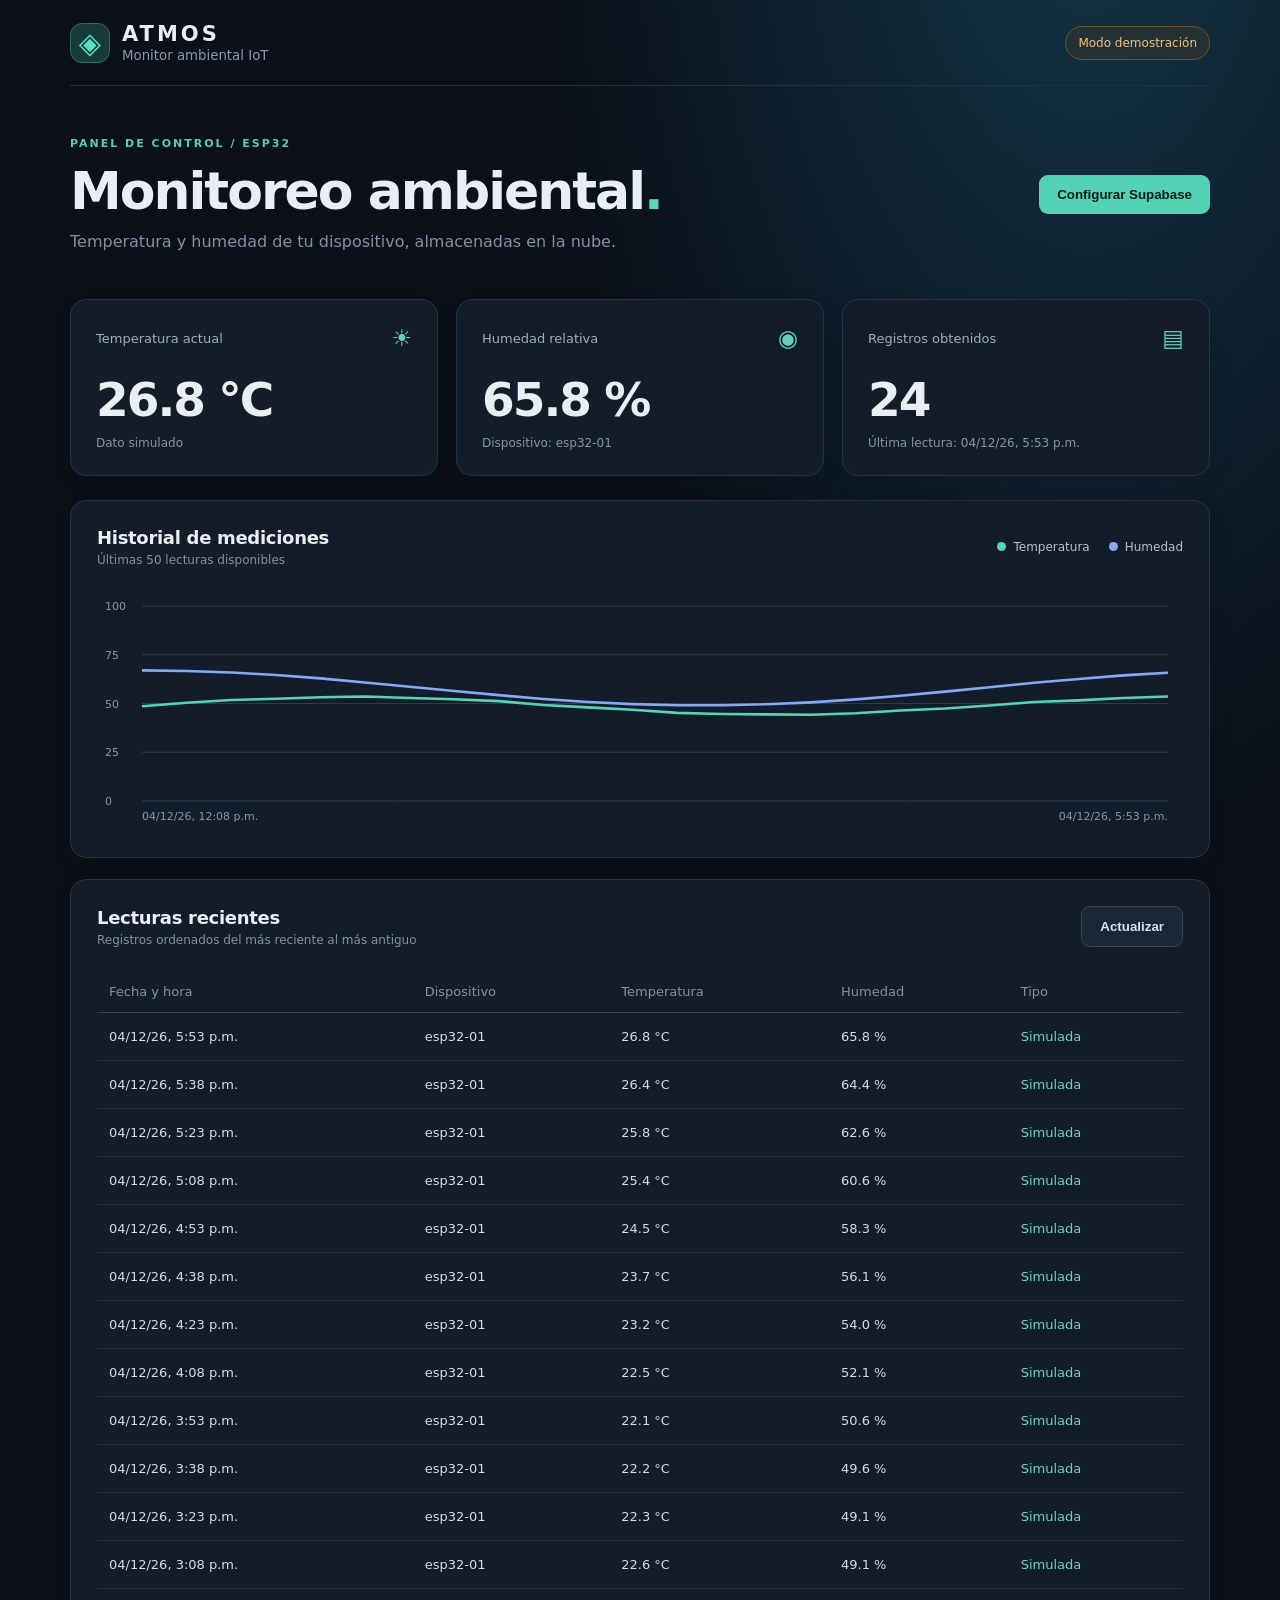
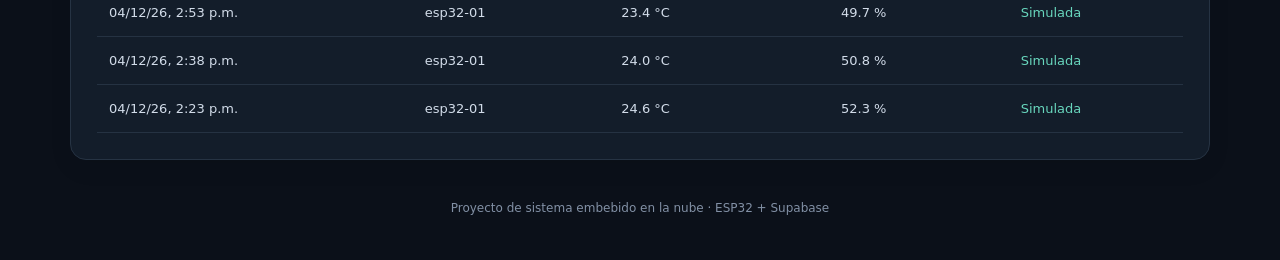
<file: web/index.html>
<!doctype html>
<html lang="es">
<head>
  <meta charset="utf-8">
  <meta name="viewport" content="width=device-width, initial-scale=1">
  <meta name="color-scheme" content="dark">
  <title>Monitor Ambiental | ESP32</title>
  <link rel="stylesheet" href="styles.css">
</head>
<body>
  <main class="shell">
    <header class="header">
      <div class="brand"><span class="logo">◈</span><div><strong>ATMOS</strong><small>Monitor ambiental IoT</small></div></div>
      <span id="status" class="status">Modo demostración</span>
    </header>
    <section class="intro"><div><div class="eyebrow">PANEL DE CONTROL / ESP32</div><h1>Monitoreo ambiental<span class="dot">.</span></h1><p>Temperatura y humedad de tu dispositivo, almacenadas en la nube.</p></div><button id="configBtn">Configurar Supabase</button></section>
    <section class="metrics">
      <article class="metric"><div class="metric-head"><span>Temperatura actual</span><span class="symbol">☀</span></div><div class="value" id="temp">--<small> °C</small></div><div class="metric-foot" id="tempDetail">Sin mediciones</div></article>
      <article class="metric"><div class="metric-head"><span>Humedad relativa</span><span class="symbol">◉</span></div><div class="value" id="hum">--<small> %</small></div><div class="metric-foot" id="humDetail">Sin mediciones</div></article>
      <article class="metric"><div class="metric-head"><span>Registros obtenidos</span><span class="symbol">▤</span></div><div class="value" id="count">0</div><div class="metric-foot" id="lastSeen">Sin última lectura</div></article>
    </section>
    <section class="card chart-card"><div class="section-head"><div><h2>Historial de mediciones</h2><p>Últimas 50 lecturas disponibles</p></div><div class="legend"><span class="tempKey">Temperatura</span><span class="humKey">Humedad</span></div></div><canvas id="chart" height="240" aria-label="Gráfica de temperatura y humedad"></canvas></section>
    <section class="card"><div class="section-head"><div><h2>Lecturas recientes</h2><p>Registros ordenados del más reciente al más antiguo</p></div><button id="refreshBtn" class="ghost">Actualizar</button></div><div class="table-scroll"><table><thead><tr><th>Fecha y hora</th><th>Dispositivo</th><th>Temperatura</th><th>Humedad</th><th>Tipo</th></tr></thead><tbody id="readings"></tbody></table></div></section>
    <footer>Proyecto de sistema embebido en la nube · ESP32 + Supabase</footer>
  </main>
  <dialog id="configDialog"><form method="dialog" id="configForm"><h2>Conectar Supabase</h2><p>Escribe la URL y la clave <b>publishable</b> de un proyecto exclusivo para este monitor. Nunca ingreses una secret key o service_role.</p><label>URL de proyecto<input id="projectUrl" type="url" placeholder="https://xxxxx.supabase.co" required></label><label>Clave publishable<input id="publishableKey" type="text" placeholder="sb_publishable_..." required></label><div class="dialog-actions"><button type="button" class="ghost" id="demoBtn">Ver demo</button><button type="button" class="ghost" id="cancelBtn">Cancelar</button><button type="submit" id="saveBtn">Conectar</button></div></form></dialog>
  <script src="app.js"></script>
</body>
</html>
</file>
<file: web/styles.css>
:root{font-family:Inter,ui-sans-serif,system-ui,-apple-system,Segoe UI,Arial,sans-serif;color:#e9edf4;background:#0b1019;font-synthesis:none}*{box-sizing:border-box}body{margin:0;min-height:100vh;background:radial-gradient(ellipse at 85% -10%,#133547 0,transparent 36%),#0b1019}.shell{width:min(1140px,calc(100% - 40px));margin:auto}.header{height:86px;display:flex;align-items:center;justify-content:space-between;border-bottom:1px solid #26313e}.brand{display:flex;align-items:center;gap:12px}.logo{display:grid;place-items:center;background:#163a39;color:#58dfc6;border:1px solid #286f66;width:40px;height:40px;border-radius:12px;font-size:29px}.brand strong{font-size:21px;letter-spacing:3px;display:block}.brand small{display:block;color:#8898ad;margin-top:2px}.status{font-size:12px;color:#e8c37f;background:#49392255;border:1px solid #66522c;padding:9px 12px;border-radius:30px}.status.connected{color:#62dbc0;background:#163c3544;border-color:#245e52}.intro{padding:51px 0 30px;display:flex;align-items:center;justify-content:space-between;gap:18px}.eyebrow{font-size:11px;letter-spacing:2px;color:#55cdb6;font-weight:700}h1{font-size:clamp(31px,4.7vw,52px);letter-spacing:-2px;margin:11px 0}.dot{color:#58d9bb}.intro p,.section-head p,footer{color:#8290a5}.intro p{margin:0}button{background:#54d2b5;color:#071b17;padding:12px 18px;border:0;border-radius:9px;font-weight:700;cursor:pointer}button:hover{filter:brightness(1.1)}.ghost{background:#1a2734;color:#d4e1ed;border:1px solid #334556}.metrics{display:grid;grid-template-columns:repeat(3,1fr);gap:18px;margin:18px 0 24px}.metric,.card{background:#131d2a;border:1px solid #263343;border-radius:16px;box-shadow:0 8px 24px #0001}.metric{padding:25px}.metric-head,.section-head{display:flex;align-items:center;justify-content:space-between;gap:12px}.metric-head{font-size:13px;color:#9eacc0}.symbol{color:#66cdbb;font-size:23px}.value{font-size:47px;letter-spacing:-2px;font-weight:750;margin:21px 0 9px}.value small{font-size:22px;color:#8495a9}.metric-foot{font-size:12px;color:#8494a8}.card{padding:26px;margin:21px 0}.section-head{margin-bottom:24px}.section-head h2{font-size:18px;letter-spacing:-.3px;margin:0 0 5px}.section-head p{font-size:12px;margin:0}.legend{display:flex;gap:19px;color:#b5c1cc;font-size:12px}.legend span:before{content:"";display:inline-block;width:9px;height:9px;border-radius:50%;margin-right:7px}.tempKey:before{background:#56d4ba}.humKey:before{background:#89a8f6}canvas{width:100%;display:block}.table-scroll{overflow:auto}table{border-collapse:collapse;width:100%;min-width:630px;font-size:13px}th{text-align:left;color:#8091a6;font-weight:500;padding:13px 12px;border-bottom:1px solid #324052}td{color:#d2dce9;padding:16px 12px;border-bottom:1px solid #253242}td:last-child{color:#68d6bd}footer{text-align:center;font-size:12px;padding:20px 0 45px}dialog{width:min(460px,90vw);background:#182433;color:#e5ecf4;border:1px solid #34495e;border-radius:15px;padding:26px}dialog::backdrop{background:#0009}dialog h2{margin-top:0}dialog p{color:#a3b2c3;font-size:13px;line-height:1.6}dialog label{display:block;margin:20px 0;font-size:13px}dialog input{display:block;width:100%;padding:13px;margin-top:8px;border-radius:8px;border:1px solid #415368;background:#0d1723;color:#fff}.dialog-actions{display:flex;gap:8px;justify-content:flex-end;flex-wrap:wrap}@media(max-width:700px){.metrics{grid-template-columns:1fr}.intro{align-items:flex-start;flex-direction:column}.legend{display:none}.card{padding:18px}.metric{padding:22px}}
</file>
